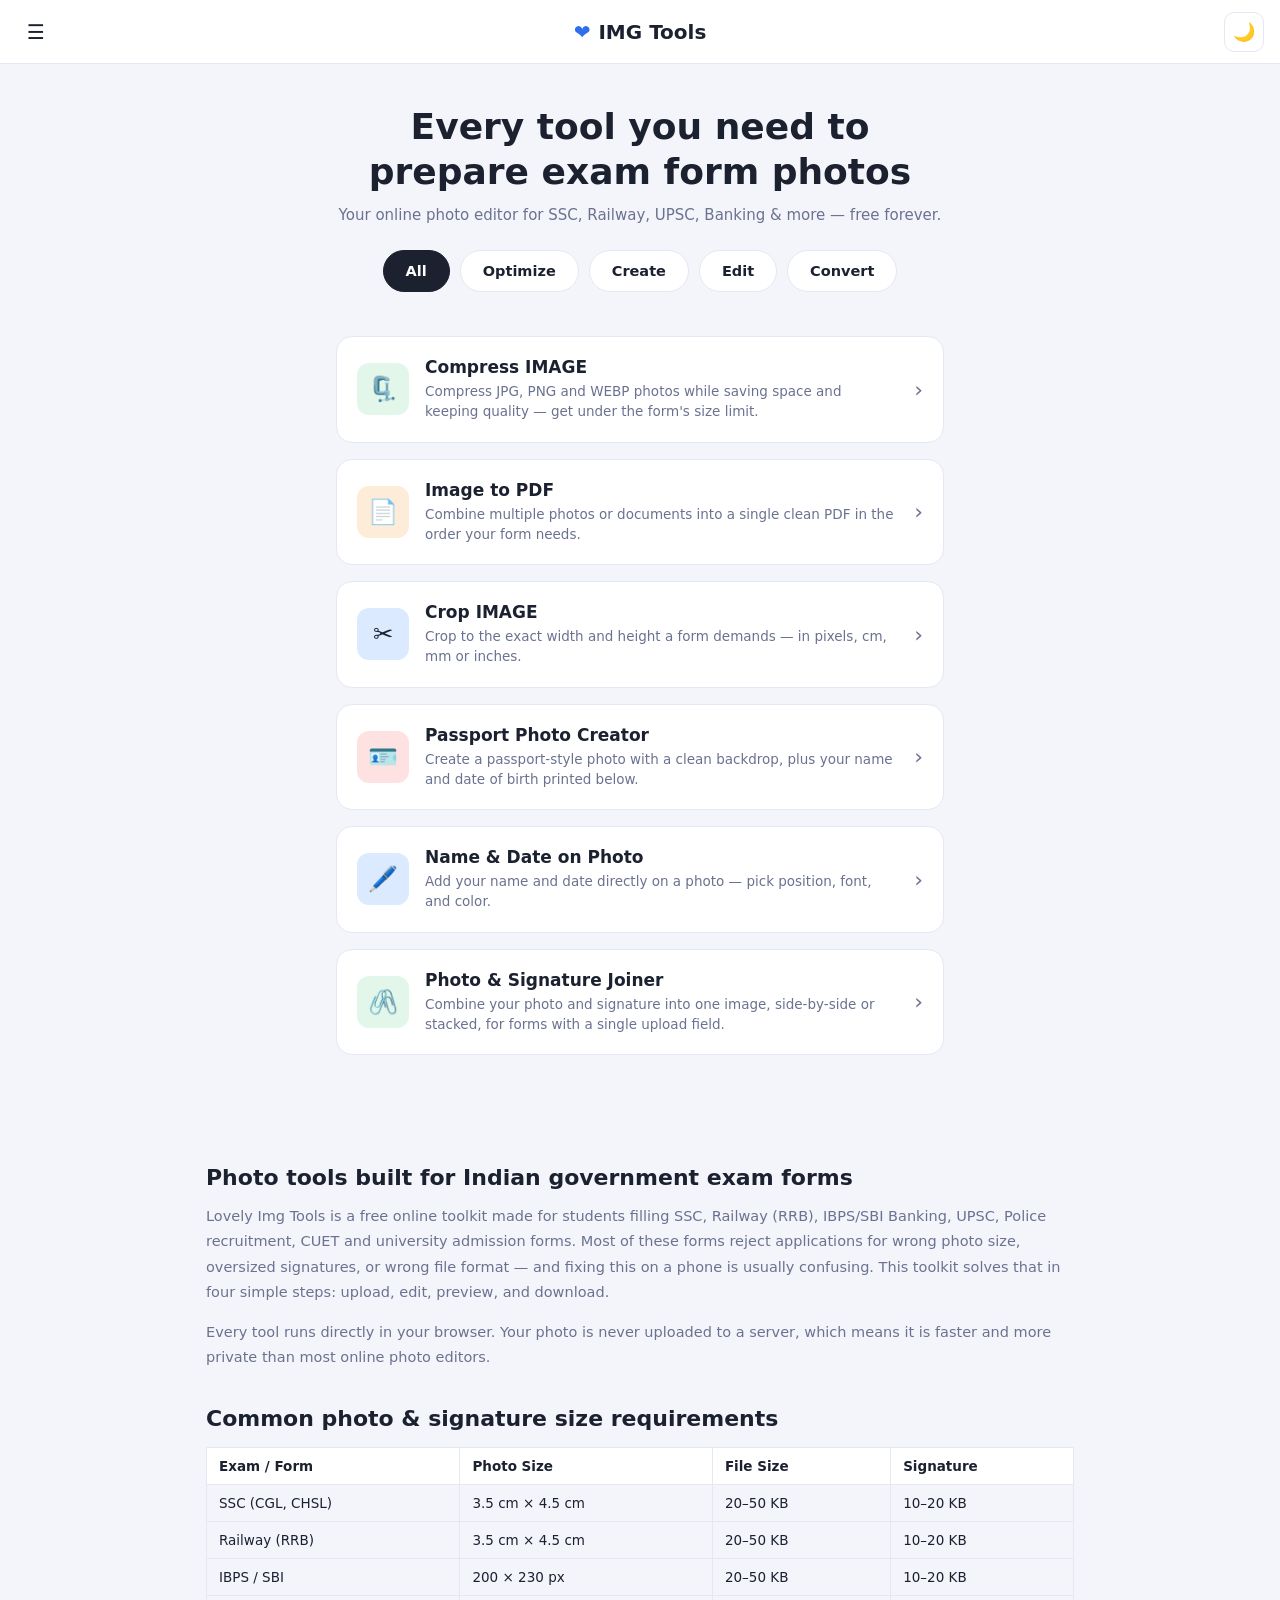
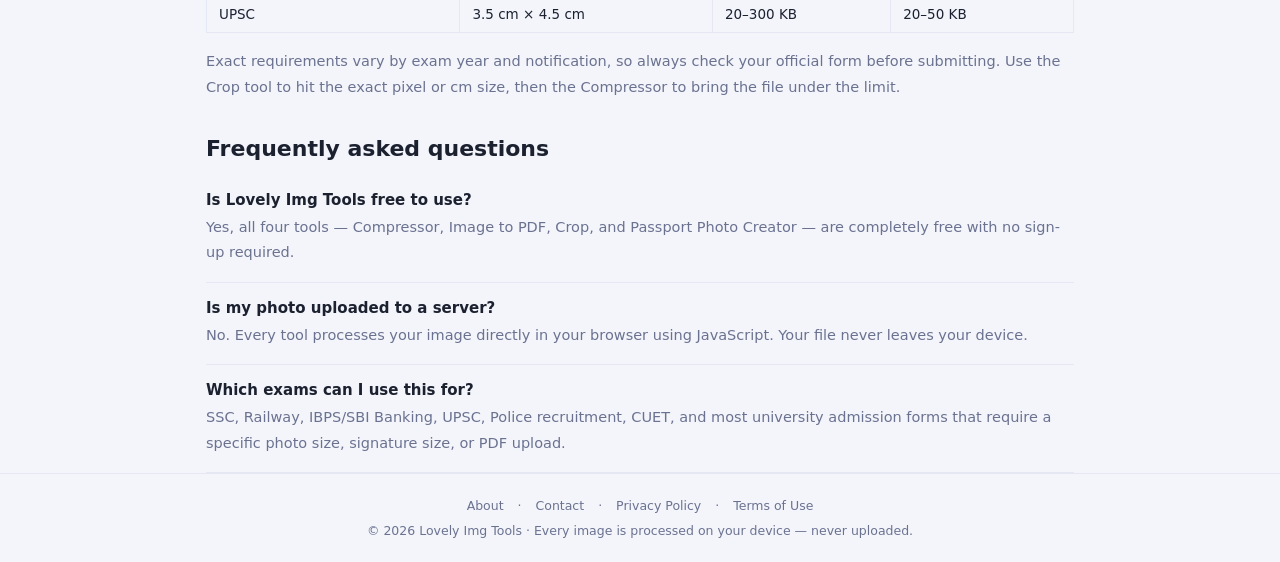
<file: index.html>
<!DOCTYPE html>
<html lang="en">
<head>
<meta charset="UTF-8">
<meta name="viewport" content="width=device-width, initial-scale=1.0">
<title>Lovely Img Tools — Compress, Crop, PDF & Passport Photo for Exam Forms</title>
<meta name="description" content="Free online tools to compress photos, crop to exact size, convert images to PDF, and create passport photos for SSC, Railway, UPSC, Banking & other government exam forms.">
<meta name="keywords" content="image compressor for exam forms, passport photo maker, image to pdf converter, photo crop for ssc form, signature size reducer">
<link rel="canonical" href="https://lovelyimg.in/">
<meta property="og:title" content="Lovely Img Tools — Photo Tools for Government Exam Forms">
<meta property="og:description" content="Compress, crop, convert to PDF, and create passport photos — free, fast, and processed entirely in your browser.">
<meta property="og:type" content="website">
<meta property="og:url" content="https://lovelyimg.in/">
<meta name="twitter:card" content="summary_large_image">
<meta name="robots" content="index, follow">
<script type="application/ld+json">
{
  "@context": "https://schema.org",
  "@type": "WebApplication",
  "name": "Lovely Img Tools",
  "applicationCategory": "MultimediaApplication",
  "operatingSystem": "Any",
  "offers": {"@type": "Offer", "price": "0", "priceCurrency": "USD"},
  "description": "Free tools to compress, crop, convert and create passport photos for government exam forms."
}
</script>
<link rel="stylesheet" href="css/style.css">
</head>
<body data-theme="light">

<header class="topbar">
  <button class="icon-btn" id="menuBtn" aria-label="Menu">☰</button>
  <div class="logo"><span class="heart">❤</span>IMG Tools</div>
  <div class="topbar-right">
    <button class="theme-toggle" id="themeToggle" aria-label="Toggle dark mode">🌙</button>
  </div>
</header>

<nav class="mobile-drawer" id="mobileDrawer">
  <a href="../index.html">Home</a>
  <a href="index.html#tools-list">Tools</a>
  <a href="pages/about.html">About</a>
  <a href="pages/contact.html">Contact</a>
</nav>

<section class="hero">
  <h1>Every tool you need to<br>prepare exam form photos</h1>
  <p>Your online photo editor for SSC, Railway, UPSC, Banking &amp; more — free forever.</p>

  <div class="filter-tabs" id="filterTabs">
    <button class="tab active" data-cat="all">All</button>
    <button class="tab" data-cat="optimize">Optimize</button>
    <button class="tab" data-cat="create">Create</button>
    <button class="tab" data-cat="edit">Edit</button>
    <button class="tab" data-cat="convert">Convert</button>
  </div>
</section>

<main class="tool-list" id="toolList">

  <a href="tools/compress.html" class="tool-row" data-cat="optimize">
    <div class="tool-icon icon-green">🗜️</div>
    <div class="tool-text">
      <h3>Compress IMAGE</h3>
      <p>Compress JPG, PNG and WEBP photos while saving space and keeping quality — get under the form's size limit.</p>
    </div>
    <span class="chevron">›</span>
  </a>

  <a href="tools/pdf.html" class="tool-row" data-cat="convert">
    <div class="tool-icon icon-orange">📄</div>
    <div class="tool-text">
      <h3>Image to PDF</h3>
      <p>Combine multiple photos or documents into a single clean PDF in the order your form needs.</p>
    </div>
    <span class="chevron">›</span>
  </a>

  <a href="tools/crop.html" class="tool-row" data-cat="edit">
    <div class="tool-icon icon-blue">✂️</div>
    <div class="tool-text">
      <h3>Crop IMAGE</h3>
      <p>Crop to the exact width and height a form demands — in pixels, cm, mm or inches.</p>
    </div>
    <span class="chevron">›</span>
  </a>

  <a href="tools/passport.html" class="tool-row" data-cat="create">
    <div class="tool-icon icon-red">🪪</div>
    <div class="tool-text">
      <h3>Passport Photo Creator</h3>
      <p>Create a passport-style photo with a clean backdrop, plus your name and date of birth printed below.</p>
    </div>
    <span class="chevron">›</span>
  </a>
  <a href="tools/name-date.htm" class="tool-row" data-cat="create">
  <div class="tool-icon icon-blue">🖊️</div>
  <div class="tool-text">
    <h3>Name & Date on Photo</h3>
    <p>Add your name and date directly on a photo — pick position, font, and color.</p>
  </div>
  <span class="chevron">›</span>
</a>

<a href="tools/photo-signature.html" class="tool-row" data-cat="edit">
  <div class="tool-icon icon-green">🖇️</div>
  <div class="tool-text">
    <h3>Photo & Signature Joiner</h3>
    <p>Combine your photo and signature into one image, side-by-side or stacked, for forms with a single upload field.</p>
  </div>
  <span class="chevron">›</span>
</a>
  

</main>
<section class="content-section">
  <h2>Photo tools built for Indian government exam forms</h2>
  <p>Lovely Img Tools is a free online toolkit made for students filling SSC, Railway (RRB), IBPS/SBI Banking, UPSC, Police recruitment, CUET and university admission forms. Most of these forms reject applications for wrong photo size, oversized signatures, or wrong file format — and fixing this on a phone is usually confusing. This toolkit solves that in four simple steps: upload, edit, preview, and download.</p>
  <p>Every tool runs directly in your browser. Your photo is never uploaded to a server, which means it is faster and more private than most online photo editors.</p>

  <h2>Common photo & signature size requirements</h2>
  <table class="spec-table">
    <tr><th>Exam / Form</th><th>Photo Size</th><th>File Size</th><th>Signature</th></tr>
    <tr><td>SSC (CGL, CHSL)</td><td>3.5 cm × 4.5 cm</td><td>20–50 KB</td><td>10–20 KB</td></tr>
    <tr><td>Railway (RRB)</td><td>3.5 cm × 4.5 cm</td><td>20–50 KB</td><td>10–20 KB</td></tr>
    <tr><td>IBPS / SBI</td><td>200 × 230 px</td><td>20–50 KB</td><td>10–20 KB</td></tr>
    <tr><td>UPSC</td><td>3.5 cm × 4.5 cm</td><td>20–300 KB</td><td>20–50 KB</td></tr>
  </table>
  <p>Exact requirements vary by exam year and notification, so always check your official form before submitting. Use the Crop tool to hit the exact pixel or cm size, then the Compressor to bring the file under the limit.</p>

  <h2>Frequently asked questions</h2>
  <div class="faq-item">
    <h3>Is Lovely Img Tools free to use?</h3>
    <p>Yes, all four tools — Compressor, Image to PDF, Crop, and Passport Photo Creator — are completely free with no sign-up required.</p>
  </div>
  <div class="faq-item">
    <h3>Is my photo uploaded to a server?</h3>
    <p>No. Every tool processes your image directly in your browser using JavaScript. Your file never leaves your device.</p>
  </div>
  <div class="faq-item">
    <h3>Which exams can I use this for?</h3>
    <p>SSC, Railway, IBPS/SBI Banking, UPSC, Police recruitment, CUET, and most university admission forms that require a specific photo size, signature size, or PDF upload.</p>
  </div>
</section>
<!-- Ad slot: after hero -->
<div class="ad-slot">
  <ins class="adsbygoogle"
       style="display:block"
       data-ad-client="ca-pub-XXXXXXXXXXXXXXXX"
       data-ad-slot="1234567890"
       data-ad-format="auto"
       data-full-width-responsive="true"></ins>
  <script>(adsbygoogle = window.adsbygoogle || []).push({});</script>
</div>

<footer class="footer">
  <p style="margin-bottom:10px;">
    <a href="pages/about.html" style="margin:0 10px;">About</a> ·
    <a href="pages/contact.html" style="margin:0 10px;">Contact</a> ·
    <a href="pages/privacy-policy.html" style="margin:0 10px;">Privacy Policy</a> ·
    <a href="pages/terms.html" style="margin:0 10px;">Terms of Use</a>
  </p>
  <p>© 2026 Lovely Img Tools · Every image is processed on your device — never uploaded.</p>
</footer>

<script src="js/theme.js"></script>
<script>
  const tabs = document.querySelectorAll('#filterTabs .tab');
  const rows = document.querySelectorAll('#toolList .tool-row');
  tabs.forEach(tab=>{
    tab.addEventListener('click', ()=>{
      tabs.forEach(t=>t.classList.remove('active'));
      tab.classList.add('active');
      const cat = tab.dataset.cat;
      rows.forEach(row=>{
        row.style.display = (cat==='all' || row.dataset.cat===cat) ? 'flex' : 'none';
      });
    });
  });
</script>
</body>
</html>
</file>
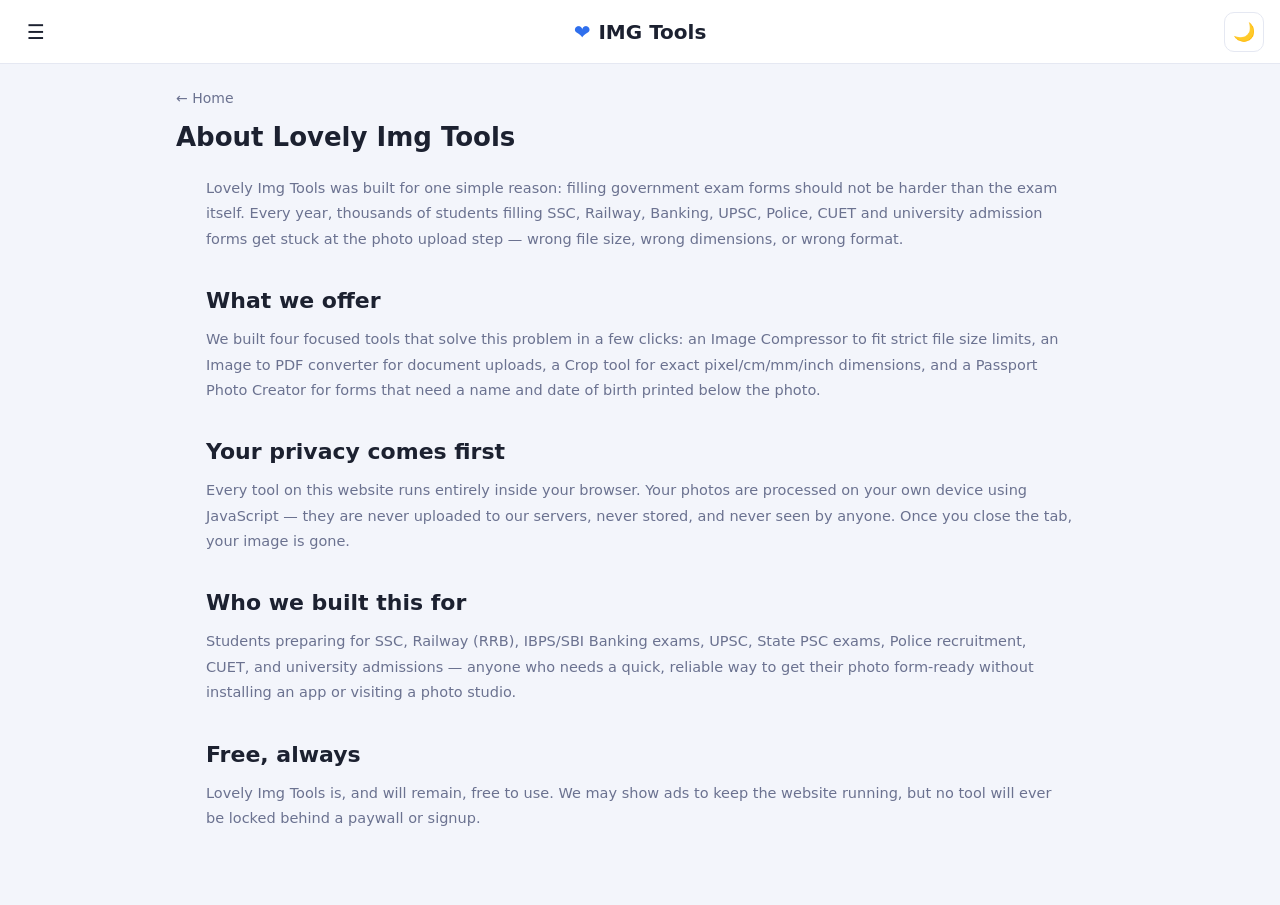
<file: pages/about.html>
<!DOCTYPE html>
<html lang="en">
<head>
<meta charset="UTF-8">
<meta name="viewport" content="width=device-width, initial-scale=1.0">
<title>About Us — Lovely Img Tools</title>
<meta name="description" content="Learn about Lovely Img Tools — a free photo toolkit built for students filling government exam and admission forms.">
<link rel="canonical" href="https://lovelyimg.in/pages/about.html">
<meta name="robots" content="index, follow">
<link rel="stylesheet" href="../css/style.css">
</head>
<body data-theme="light">

<header class="topbar">
 <button class="icon-btn" id="menuBtn" aria-label="Menu">☰</button>
  <div class="logo"><span class="heart">❤</span>IMG Tools</div>
  <button class="theme-toggle" id="themeToggle" aria-label="Toggle dark mode">🌙</button>
</header>

<main class="tool-page">
  <a href="../index.html" class="back-link">← Home</a>
  <h1 class="tool-title">About Lovely Img Tools</h1>

  <section class="content-section" style="margin-top:0;">
    <p>Lovely Img Tools was built for one simple reason: filling government exam forms should not be harder than the exam itself. Every year, thousands of students filling SSC, Railway, Banking, UPSC, Police, CUET and university admission forms get stuck at the photo upload step — wrong file size, wrong dimensions, or wrong format.</p>

    <h2>What we offer</h2>
    <p>We built four focused tools that solve this problem in a few clicks: an Image Compressor to fit strict file size limits, an Image to PDF converter for document uploads, a Crop tool for exact pixel/cm/mm/inch dimensions, and a Passport Photo Creator for forms that need a name and date of birth printed below the photo.</p>

    <h2>Your privacy comes first</h2>
    <p>Every tool on this website runs entirely inside your browser. Your photos are processed on your own device using JavaScript — they are never uploaded to our servers, never stored, and never seen by anyone. Once you close the tab, your image is gone.</p>

    <h2>Who we built this for</h2>
    <p>Students preparing for SSC, Railway (RRB), IBPS/SBI Banking exams, UPSC, State PSC exams, Police recruitment, CUET, and university admissions — anyone who needs a quick, reliable way to get their photo form-ready without installing an app or visiting a photo studio.</p>

    <h2>Free, always</h2>
    <p>Lovely Img Tools is, and will remain, free to use. We may show ads to keep the website running, but no tool will ever be locked behind a paywall or signup.</p>
  </section>
</main>

<script src="../js/theme.js"></script>
</body>
</html>
</file>
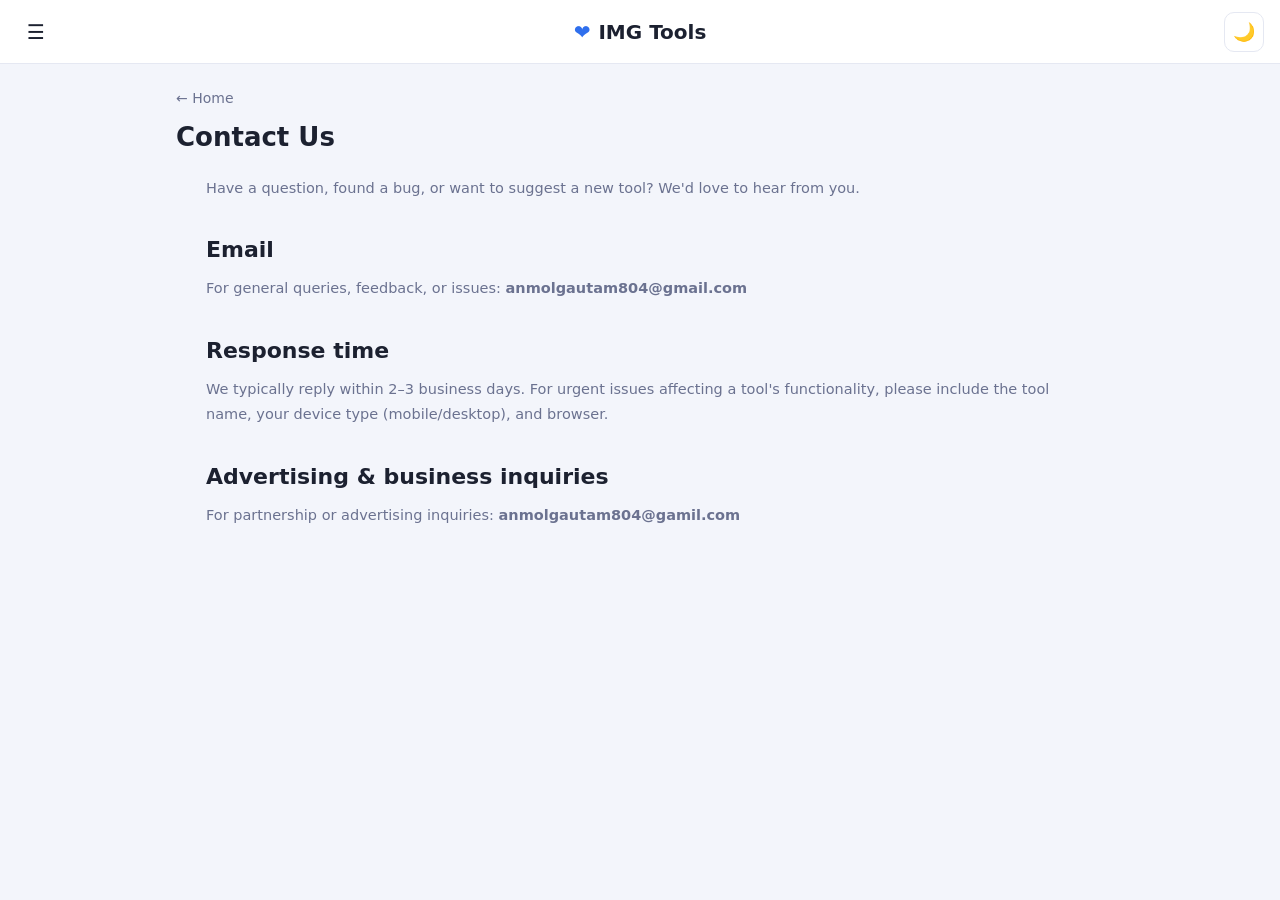
<file: pages/contact.html>
<!DOCTYPE html>
<html lang="en">
<head>
<meta charset="UTF-8">
<meta name="viewport" content="width=device-width, initial-scale=1.0">
<title>Contact Us — Lovely Img Tools</title>
<meta name="description" content="Get in touch with the Lovely Img Tools team for feedback, questions, or issues with any tool.">
<link rel="canonical" href="https://lovelyimg.in/pages/contact.html">
<meta name="robots" content="index, follow">
<link rel="stylesheet" href="../css/style.css">
</head>
<body data-theme="light">

<header class="topbar">
  <button class="icon-btn" id="menuBtn" aria-label="Menu">☰</button>
  <div class="logo"><span class="heart">❤</span>IMG Tools</div>
  <button class="theme-toggle" id="themeToggle" aria-label="Toggle dark mode">🌙</button>
</header>

<main class="tool-page">
  <a href="../index.html" class="back-link">← Home</a>
  <h1 class="tool-title">Contact Us</h1>

  <section class="content-section" style="margin-top:0;">
    <p>Have a question, found a bug, or want to suggest a new tool? We'd love to hear from you.</p>

    <h2>Email</h2>
    <p>For general queries, feedback, or issues: <strong>anmolgautam804@gmail.com</strong></p>

    <h2>Response time</h2>
    <p>We typically reply within 2–3 business days. For urgent issues affecting a tool's functionality, please include the tool name, your device type (mobile/desktop), and browser.</p>

    <h2>Advertising & business inquiries</h2>
    <p>For partnership or advertising inquiries: <strong>anmolgautam804@gamil.com</strong></p>
  </section>
</main>

<script src="../js/theme.js"></script>
</body>
</html>
</file>
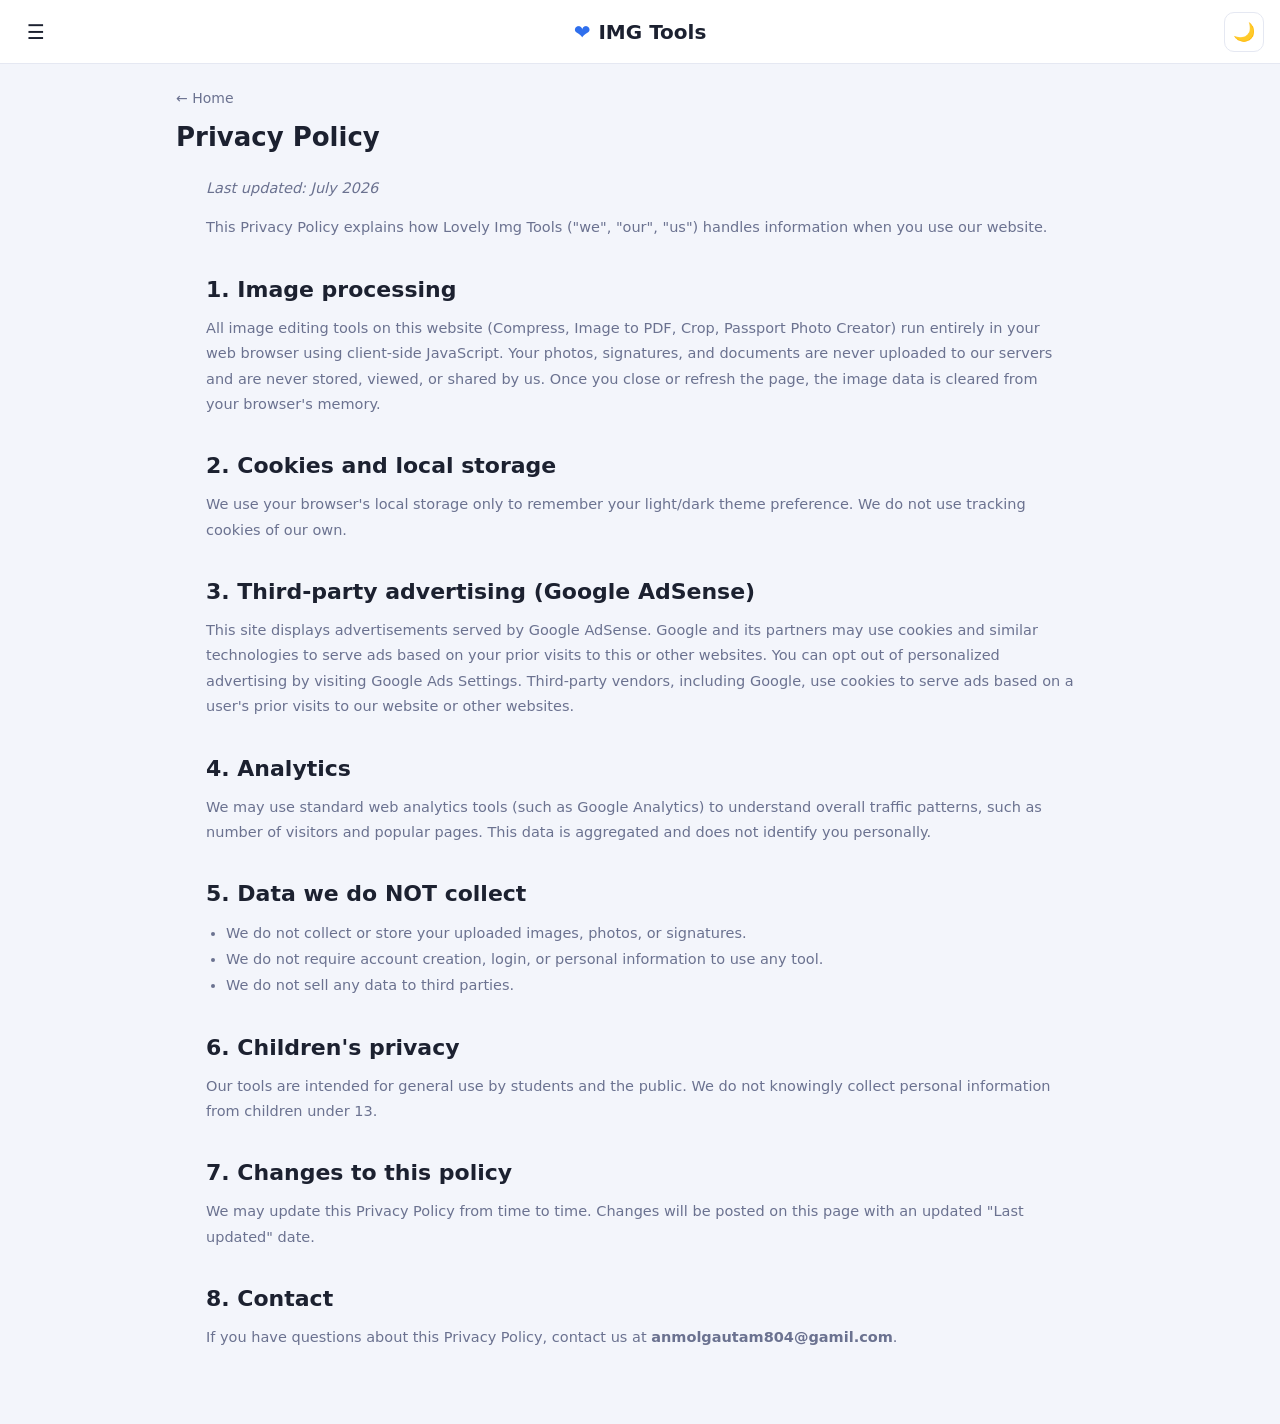
<file: pages/privacy-policy.html>
<!DOCTYPE html>
<html lang="en">
<head>
<meta charset="UTF-8">
<meta name="viewport" content="width=device-width, initial-scale=1.0">
<title>Privacy Policy — Lovely Img Tools</title>
<meta name="description" content="Read the Privacy Policy for Lovely Img Tools — how we handle your data, cookies, and third-party advertising.">
<link rel="canonical" href="https://lovelyimg.in/pages/privacy-policy.html">
<meta name="robots" content="index, follow">
<link rel="stylesheet" href="../css/style.css">
</head>
<body data-theme="light">

<header class="topbar">
  <button class="icon-btn" id="menuBtn" aria-label="Menu">☰</button>
  <div class="logo"><span class="heart">❤</span>IMG Tools</div>
  <button class="theme-toggle" id="themeToggle" aria-label="Toggle dark mode">🌙</button>
</header>

<main class="tool-page">
  <a href="../index.html" class="back-link">← Home</a>
  <h1 class="tool-title">Privacy Policy</h1>

  <section class="content-section" style="margin-top:0;">
    <p><em>Last updated: July 2026</em></p>
    <p>This Privacy Policy explains how Lovely Img Tools ("we", "our", "us") handles information when you use our website.</p>

    <h2>1. Image processing</h2>
    <p>All image editing tools on this website (Compress, Image to PDF, Crop, Passport Photo Creator) run entirely in your web browser using client-side JavaScript. Your photos, signatures, and documents are never uploaded to our servers and are never stored, viewed, or shared by us. Once you close or refresh the page, the image data is cleared from your browser's memory.</p>

    <h2>2. Cookies and local storage</h2>
    <p>We use your browser's local storage only to remember your light/dark theme preference. We do not use tracking cookies of our own.</p>

    <h2>3. Third-party advertising (Google AdSense)</h2>
    <p>This site displays advertisements served by Google AdSense. Google and its partners may use cookies and similar technologies to serve ads based on your prior visits to this or other websites. You can opt out of personalized advertising by visiting <a href="https://adssettings.google.com" target="_blank" rel="noopener">Google Ads Settings</a>. Third-party vendors, including Google, use cookies to serve ads based on a user's prior visits to our website or other websites.</p>

    <h2>4. Analytics</h2>
    <p>We may use standard web analytics tools (such as Google Analytics) to understand overall traffic patterns, such as number of visitors and popular pages. This data is aggregated and does not identify you personally.</p>

    <h2>5. Data we do NOT collect</h2>
    <ul>
      <li>We do not collect or store your uploaded images, photos, or signatures.</li>
      <li>We do not require account creation, login, or personal information to use any tool.</li>
      <li>We do not sell any data to third parties.</li>
    </ul>

    <h2>6. Children's privacy</h2>
    <p>Our tools are intended for general use by students and the public. We do not knowingly collect personal information from children under 13.</p>

    <h2>7. Changes to this policy</h2>
    <p>We may update this Privacy Policy from time to time. Changes will be posted on this page with an updated "Last updated" date.</p>

    <h2>8. Contact</h2>
    <p>If you have questions about this Privacy Policy, contact us at <strong>anmolgautam804@gamil.com</strong>.</p>
  </section>
</main>

<script src="../js/theme.js"></script>
</body>
</html>
</file>
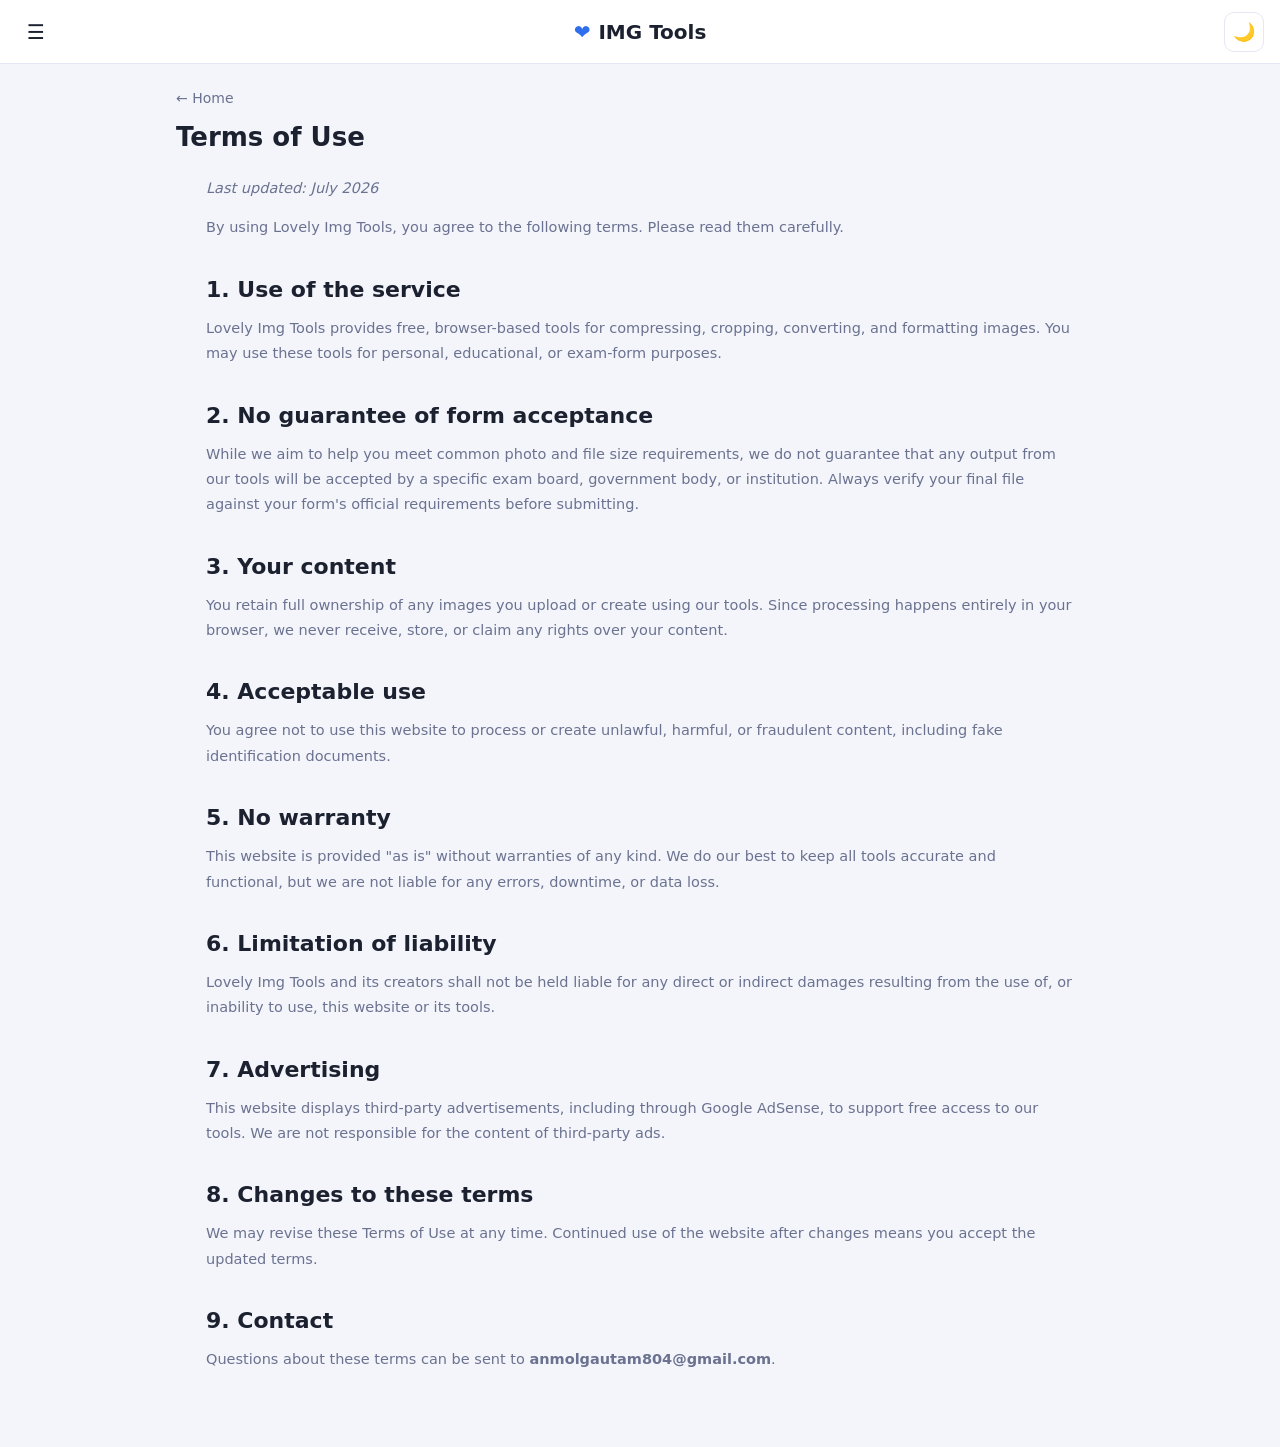
<file: pages/terms.html>
<!DOCTYPE html>
<html lang="en">
<head>
<meta charset="UTF-8">
<meta name="viewport" content="width=device-width, initial-scale=1.0">
<title>Terms of Use — Lovely Img Tools</title>
<meta name="description" content="Terms of Use for Lovely Img Tools — rules and conditions for using our free photo editing tools.">
<link rel="canonical" href="https://lovelyimg.in/pages/terms.html">
<meta name="robots" content="index, follow">
<link rel="stylesheet" href="../css/style.css">
</head>
<body data-theme="light">

<header class="topbar">
  <button class="icon-btn" id="menuBtn" aria-label="Menu">☰</button>
  <div class="logo"><span class="heart">❤</span>IMG Tools</div>
  <button class="theme-toggle" id="themeToggle" aria-label="Toggle dark mode">🌙</button>
</header>

<main class="tool-page">
  <a href="../index.html" class="back-link">← Home</a>
  <h1 class="tool-title">Terms of Use</h1>

  <section class="content-section" style="margin-top:0;">
    <p><em>Last updated: July 2026</em></p>
    <p>By using Lovely Img Tools, you agree to the following terms. Please read them carefully.</p>

    <h2>1. Use of the service</h2>
    <p>Lovely Img Tools provides free, browser-based tools for compressing, cropping, converting, and formatting images. You may use these tools for personal, educational, or exam-form purposes.</p>

    <h2>2. No guarantee of form acceptance</h2>
    <p>While we aim to help you meet common photo and file size requirements, we do not guarantee that any output from our tools will be accepted by a specific exam board, government body, or institution. Always verify your final file against your form's official requirements before submitting.</p>

    <h2>3. Your content</h2>
    <p>You retain full ownership of any images you upload or create using our tools. Since processing happens entirely in your browser, we never receive, store, or claim any rights over your content.</p>

    <h2>4. Acceptable use</h2>
    <p>You agree not to use this website to process or create unlawful, harmful, or fraudulent content, including fake identification documents.</p>

    <h2>5. No warranty</h2>
    <p>This website is provided "as is" without warranties of any kind. We do our best to keep all tools accurate and functional, but we are not liable for any errors, downtime, or data loss.</p>

    <h2>6. Limitation of liability</h2>
    <p>Lovely Img Tools and its creators shall not be held liable for any direct or indirect damages resulting from the use of, or inability to use, this website or its tools.</p>

    <h2>7. Advertising</h2>
    <p>This website displays third-party advertisements, including through Google AdSense, to support free access to our tools. We are not responsible for the content of third-party ads.</p>

    <h2>8. Changes to these terms</h2>
    <p>We may revise these Terms of Use at any time. Continued use of the website after changes means you accept the updated terms.</p>

    <h2>9. Contact</h2>
    <p>Questions about these terms can be sent to <strong>anmolgautam804@gmail.com</strong>.</p>
  </section>
</main>

<script src="../js/theme.js"></script>
</body>
</html>
</file>
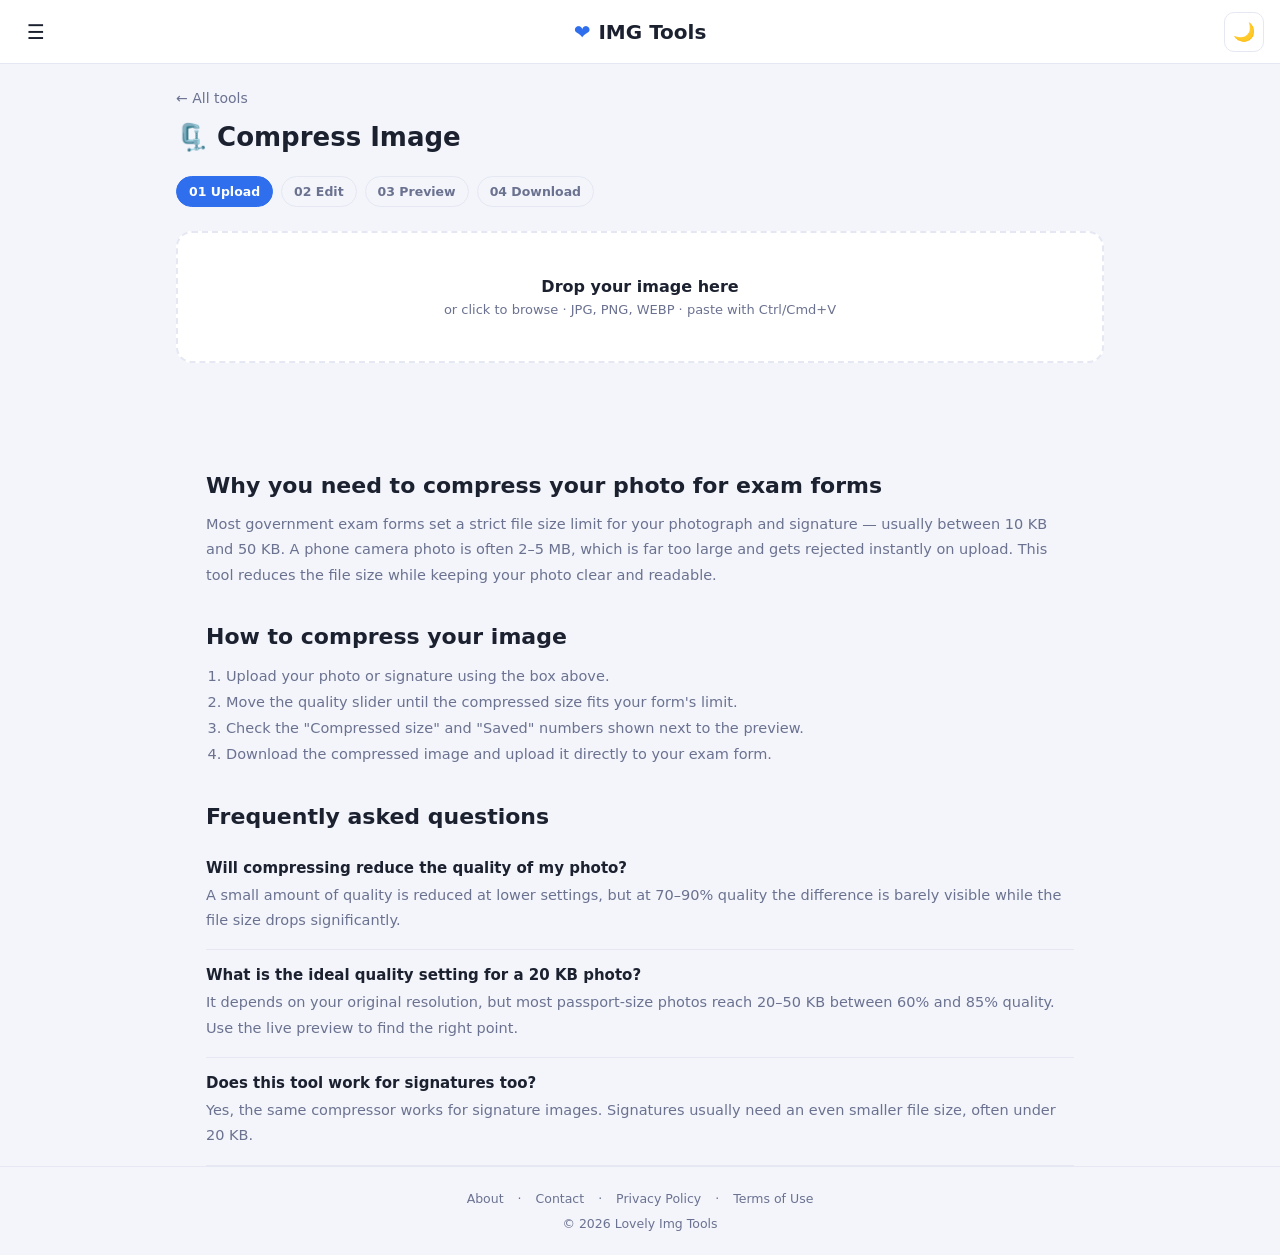
<file: tools/compress.html>
<!DOCTYPE html>
<html lang="en">
<head>
<meta charset="UTF-8">
<meta name="viewport" content="width=device-width, initial-scale=1.0">
<title>Compress Image Online Free — Reduce Photo Size for Exam Forms</title>
<meta name="description" content="Reduce your photo or signature file size for SSC, Railway, UPSC, Banking and other exam forms without losing quality. Free, fast, works in your browser.">
<meta name="keywords" content="compress image online, reduce photo size for exam form, signature size reducer, jpg compressor free">
<link rel="canonical" href="https://lovelyimg.in/tools/compress.html">
<meta name="robots" content="index, follow">
<meta property="og:title" content="Compress Image Online Free — Lovely Img Tools">
<meta property="og:description" content="Reduce photo and signature file size for government exam forms in seconds.">
<meta property="og:type" content="website">
<meta property="og:url" content="https://lovelyimg.in/tools/compress.html">
<link rel="stylesheet" href="../css/style.css">
</head>
<body data-theme="light">

<header class="topbar">
  <button class="icon-btn" id="menuBtn" aria-label="Menu">☰</button>
  <div class="logo"><span class="heart">❤</span>IMG Tools</div>
  <button class="theme-toggle" id="themeToggle" aria-label="Toggle dark mode">🌙</button>
</header>
<nav class="mobile-drawer" id="mobileDrawer">
  <a href="../index.html">Home</a>
  <a href="../index.html#tools">Tools</a>
  <a href="../index.html#about">About</a>
  <a href="../index.html#contact">Contact</a>
</nav>


<main class="tool-page">
  <a href="../index.html" class="back-link">← All tools</a>
  <h1 class="tool-title">🗜️ Compress Image</h1>

  <div class="stepper">
    <span class="step-pill active">01 Upload</span>
    <span class="step-pill">02 Edit</span>
    <span class="step-pill">03 Preview</span>
    <span class="step-pill">04 Download</span>
  </div>

  <div class="dropzone" id="cmpDrop">
    <h4>Drop your image here</h4>
    <p>or click to browse · JPG, PNG, WEBP · paste with Ctrl/Cmd+V</p>
    <input type="file" id="cmpInput" accept="image/jpeg,image/png,image/webp">
  </div>

  <div id="cmpWorkArea"></div>
</main>
<section class="content-section">
  <h2>Why you need to compress your photo for exam forms</h2>
  <p>Most government exam forms set a strict file size limit for your photograph and signature — usually between 10 KB and 50 KB. A phone camera photo is often 2–5 MB, which is far too large and gets rejected instantly on upload. This tool reduces the file size while keeping your photo clear and readable.</p>

  <h2>How to compress your image</h2>
  <ol>
    <li>Upload your photo or signature using the box above.</li>
    <li>Move the quality slider until the compressed size fits your form's limit.</li>
    <li>Check the "Compressed size" and "Saved" numbers shown next to the preview.</li>
    <li>Download the compressed image and upload it directly to your exam form.</li>
  </ol>

  <h2>Frequently asked questions</h2>
  <div class="faq-item">
    <h3>Will compressing reduce the quality of my photo?</h3>
    <p>A small amount of quality is reduced at lower settings, but at 70–90% quality the difference is barely visible while the file size drops significantly.</p>
  </div>
  <div class="faq-item">
    <h3>What is the ideal quality setting for a 20 KB photo?</h3>
    <p>It depends on your original resolution, but most passport-size photos reach 20–50 KB between 60% and 85% quality. Use the live preview to find the right point.</p>
  </div>
  <div class="faq-item">
    <h3>Does this tool work for signatures too?</h3>
    <p>Yes, the same compressor works for signature images. Signatures usually need an even smaller file size, often under 20 KB.</p>
  </div>
</section>
<footer class="footer">
  <p style="margin-bottom:10px;">
    <a href="../pages/about.html" style="margin:0 10px;">About</a> ·
    <a href="../pages/contact.html" style="margin:0 10px;">Contact</a> ·
    <a href="../pages/privacy-policy.html" style="margin:0 10px;">Privacy Policy</a> ·
    <a href="../pages/terms.html" style="margin:0 10px;">Terms of Use</a>
  </p>
  <p>© 2026 Lovely Img Tools</p>
</footer>

<script src="../js/theme.js"></script>
<script src="../js/utils.js"></script>
<script src="compress.js"></script>
</body>
</html>
</file>
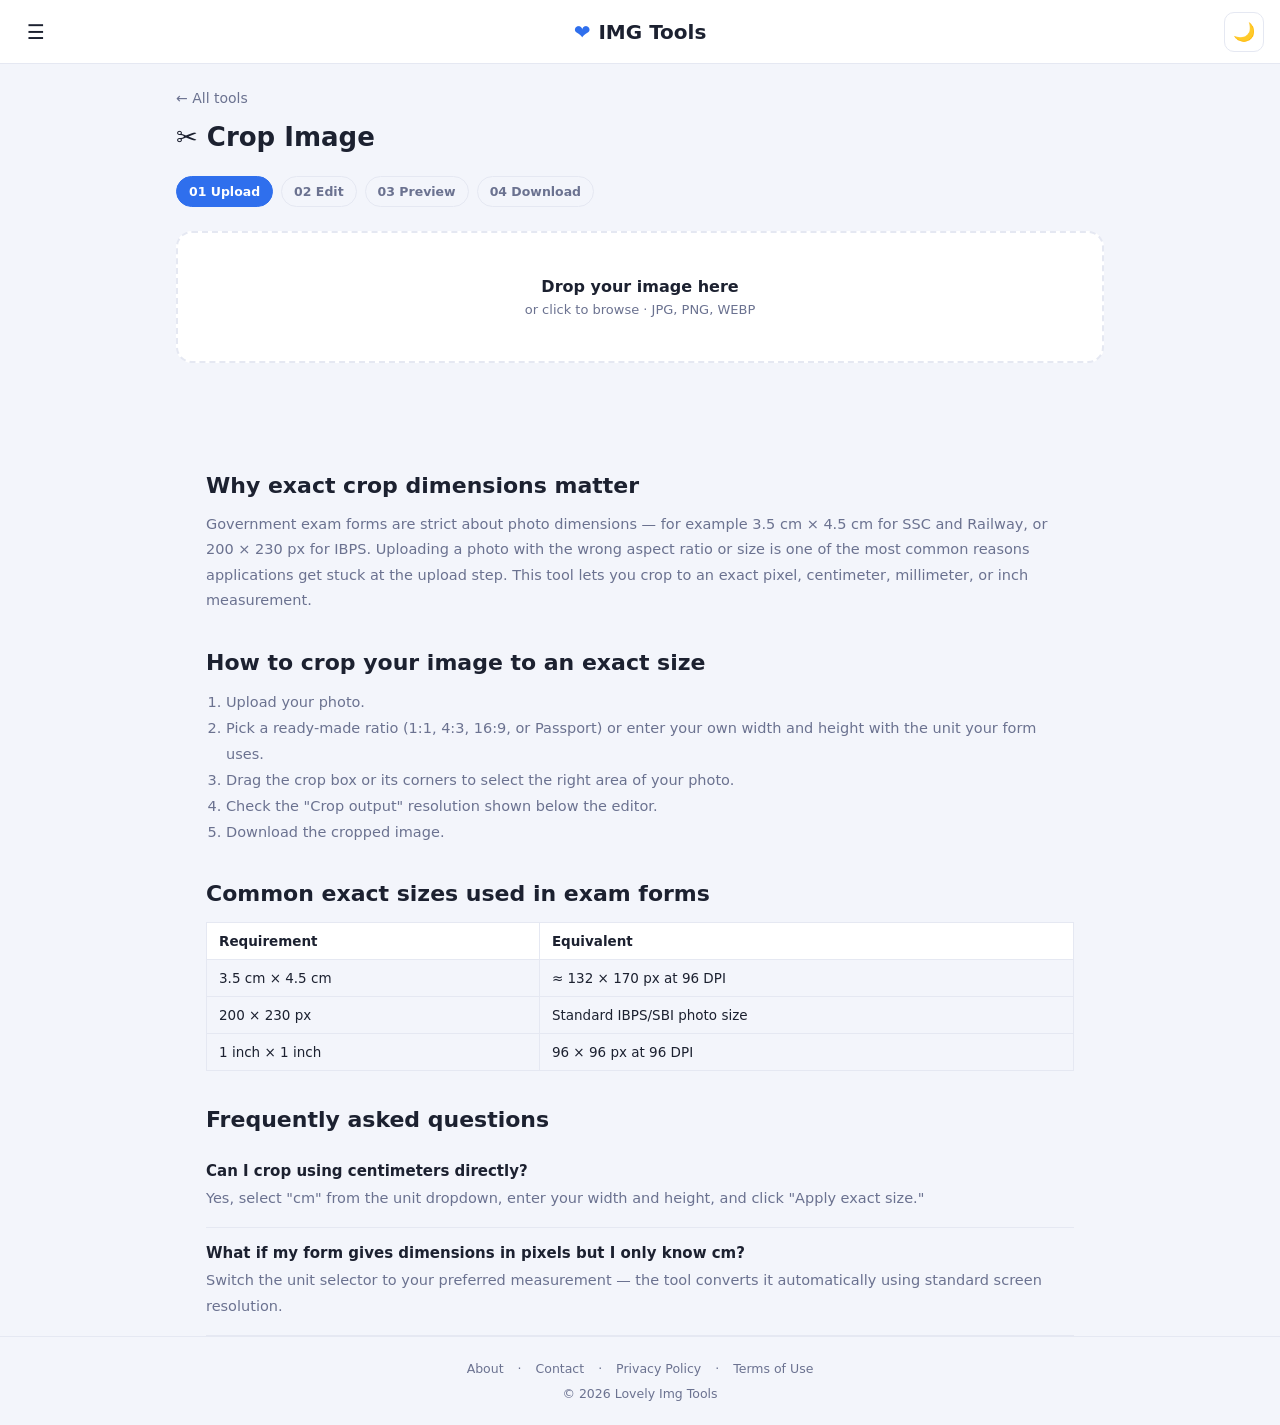
<file: tools/crop.html>
<!DOCTYPE html>
<html lang="en">
<head>
<meta charset="UTF-8">
<meta name="viewport" content="width=device-width, initial-scale=1.0">
<title>Crop Image to Exact Size Online — Pixels, cm, mm, Inch</title>
<meta name="description" content="Crop your photo to the exact width and height your exam form requires, in pixels, centimeters, millimeters or inches. Free and easy to use.">
<meta name="keywords" content="crop image online free, resize photo exact size, crop photo for exam form, image crop pixels cm mm">
<link rel="canonical" href="https://lovelyimg.in/tools/crop.html">
<meta name="robots" content="index, follow">
<meta property="og:title" content="Crop Image to Exact Size — Lovely Img Tools">
<meta property="og:description" content="Crop photos to the exact dimensions your form needs.">
<meta property="og:type" content="website">
<meta property="og:url" content="https://lovelyimg.in/tools/crop.html">
<link rel="stylesheet" href="../css/style.css">
</head>
<body data-theme="light">

<header class="topbar">
  <button class="icon-btn" id="menuBtn" aria-label="Menu">☰</button>
  <div class="logo"><span class="heart">❤</span>IMG Tools</div>
  <button class="theme-toggle" id="themeToggle" aria-label="Toggle dark mode">🌙</button>
</header>
<nav class="mobile-drawer" id="mobileDrawer">
  <a href="../index.html">Home</a>
  <a href="../index.html#tools">Tools</a>
  <a href="../index.html#about">About</a>
  <a href="../index.html#contact">Contact</a>
</nav>


<main class="tool-page">
  <a href="../index.html" class="back-link">← All tools</a>
  <h1 class="tool-title">✂️ Crop Image</h1>

  <div class="stepper">
    <span class="step-pill active">01 Upload</span>
    <span class="step-pill">02 Edit</span>
    <span class="step-pill">03 Preview</span>
    <span class="step-pill">04 Download</span>
  </div>

  <div class="dropzone" id="cropDrop">
    <h4>Drop your image here</h4>
    <p>or click to browse · JPG, PNG, WEBP</p>
    <input type="file" id="cropInput" accept="image/jpeg,image/png,image/webp">
  </div>

  <div id="cropWorkArea"></div>
</main>
<section class="content-section">
  <h2>Why exact crop dimensions matter</h2>
  <p>Government exam forms are strict about photo dimensions — for example 3.5 cm × 4.5 cm for SSC and Railway, or 200 × 230 px for IBPS. Uploading a photo with the wrong aspect ratio or size is one of the most common reasons applications get stuck at the upload step. This tool lets you crop to an exact pixel, centimeter, millimeter, or inch measurement.</p>

  <h2>How to crop your image to an exact size</h2>
  <ol>
    <li>Upload your photo.</li>
    <li>Pick a ready-made ratio (1:1, 4:3, 16:9, or Passport) or enter your own width and height with the unit your form uses.</li>
    <li>Drag the crop box or its corners to select the right area of your photo.</li>
    <li>Check the "Crop output" resolution shown below the editor.</li>
    <li>Download the cropped image.</li>
  </ol>

  <h2>Common exact sizes used in exam forms</h2>
  <table class="spec-table">
    <tr><th>Requirement</th><th>Equivalent</th></tr>
    <tr><td>3.5 cm × 4.5 cm</td><td>≈ 132 × 170 px at 96 DPI</td></tr>
    <tr><td>200 × 230 px</td><td>Standard IBPS/SBI photo size</td></tr>
    <tr><td>1 inch × 1 inch</td><td>96 × 96 px at 96 DPI</td></tr>
  </table>

  <h2>Frequently asked questions</h2>
  <div class="faq-item">
    <h3>Can I crop using centimeters directly?</h3>
    <p>Yes, select "cm" from the unit dropdown, enter your width and height, and click "Apply exact size."</p>
  </div>
  <div class="faq-item">
    <h3>What if my form gives dimensions in pixels but I only know cm?</h3>
    <p>Switch the unit selector to your preferred measurement — the tool converts it automatically using standard screen resolution.</p>
  </div>
</section>
<footer class="footer">
  <p style="margin-bottom:10px;">
    <a href="../pages/about.html" style="margin:0 10px;">About</a> ·
    <a href="../pages/contact.html" style="margin:0 10px;">Contact</a> ·
    <a href="../pages/privacy-policy.html" style="margin:0 10px;">Privacy Policy</a> ·
    <a href="../pages/terms.html" style="margin:0 10px;">Terms of Use</a>
  </p>
  <p>© 2026 Lovely Img Tools</p>
</footer>

<script src="../js/theme.js"></script>
<script src="../js/utils.js"></script>
<script src="crop.js"></script>
</body>
</html>
</file>
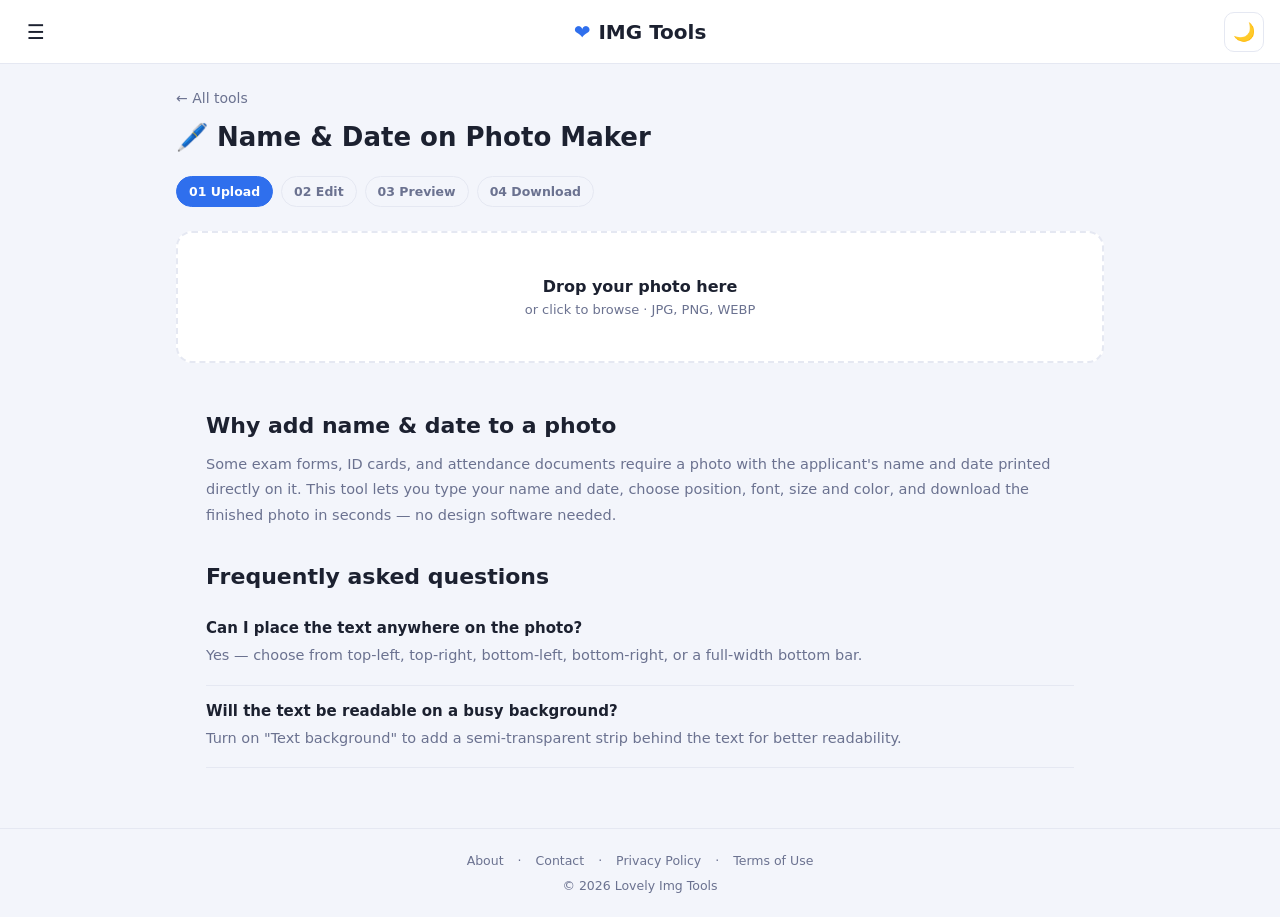
<file: tools/name-date.htm>
<!DOCTYPE html>
<html lang="en">
<head>
<meta charset="UTF-8">
<meta name="viewport" content="width=device-width, initial-scale=1.0">
<title>Add Name & Date to Photo Online Free — Lovely Img Tools</title>
<meta name="description" content="Add your name and date directly on a photo — free online tool, works entirely in your browser.">
<link rel="canonical" href="https://lovelyimg.in/tools/name-date.html">
<meta name="robots" content="index, follow">
<link rel="stylesheet" href="../css/style.css">
</head>
<body data-theme="light">

<header class="topbar">
  <button class="icon-btn" id="menuBtn" aria-label="Menu">☰</button>
  <div class="logo"><span class="heart">❤</span>IMG Tools</div>
  <button class="theme-toggle" id="themeToggle" aria-label="Toggle dark mode">🌙</button>
</header>
<nav class="mobile-drawer" id="mobileDrawer">
  <a href="../index.html">Home</a>
  <a href="../index.html#tools">Tools</a>
  <a href="../pages/about.html">About</a>
  <a href="../pages/contact.html">Contact</a>
</nav>

<main class="tool-page">
  <a href="../index.html" class="back-link">← All tools</a>
  <h1 class="tool-title">🖊️ Name & Date on Photo Maker</h1>

  <div class="stepper">
    <span class="step-pill active">01 Upload</span>
    <span class="step-pill">02 Edit</span>
    <span class="step-pill">03 Preview</span>
    <span class="step-pill">04 Download</span>
  </div>

  <div class="dropzone" id="ndDrop">
    <h4>Drop your photo here</h4>
    <p>or click to browse · JPG, PNG, WEBP</p>
    <input type="file" id="ndInput" accept="image/jpeg,image/png,image/webp">
  </div>

  <div id="ndWorkArea"></div>

  <section class="content-section">
    <h2>Why add name & date to a photo</h2>
    <p>Some exam forms, ID cards, and attendance documents require a photo with the applicant's name and date printed directly on it. This tool lets you type your name and date, choose position, font, size and color, and download the finished photo in seconds — no design software needed.</p>
    <h2>Frequently asked questions</h2>
    <div class="faq-item"><h3>Can I place the text anywhere on the photo?</h3><p>Yes — choose from top-left, top-right, bottom-left, bottom-right, or a full-width bottom bar.</p></div>
    <div class="faq-item"><h3>Will the text be readable on a busy background?</h3><p>Turn on "Text background" to add a semi-transparent strip behind the text for better readability.</p></div>
  </section>
</main>

<footer class="footer">
  <p style="margin-bottom:10px;">
    <a href="../pages/about.html" style="margin:0 10px;">About</a> ·
    <a href="../pages/contact.html" style="margin:0 10px;">Contact</a> ·
    <a href="../pages/privacy-policy.html" style="margin:0 10px;">Privacy Policy</a> ·
    <a href="../pages/terms.html" style="margin:0 10px;">Terms of Use</a>
  </p>
  <p>© 2026 Lovely Img Tools</p>
</footer>

<script src="../js/theme.js"></script>
<script src="../js/utils.js"></script>
<script src="name-date.js"></script>
</body>
</html>
</file>
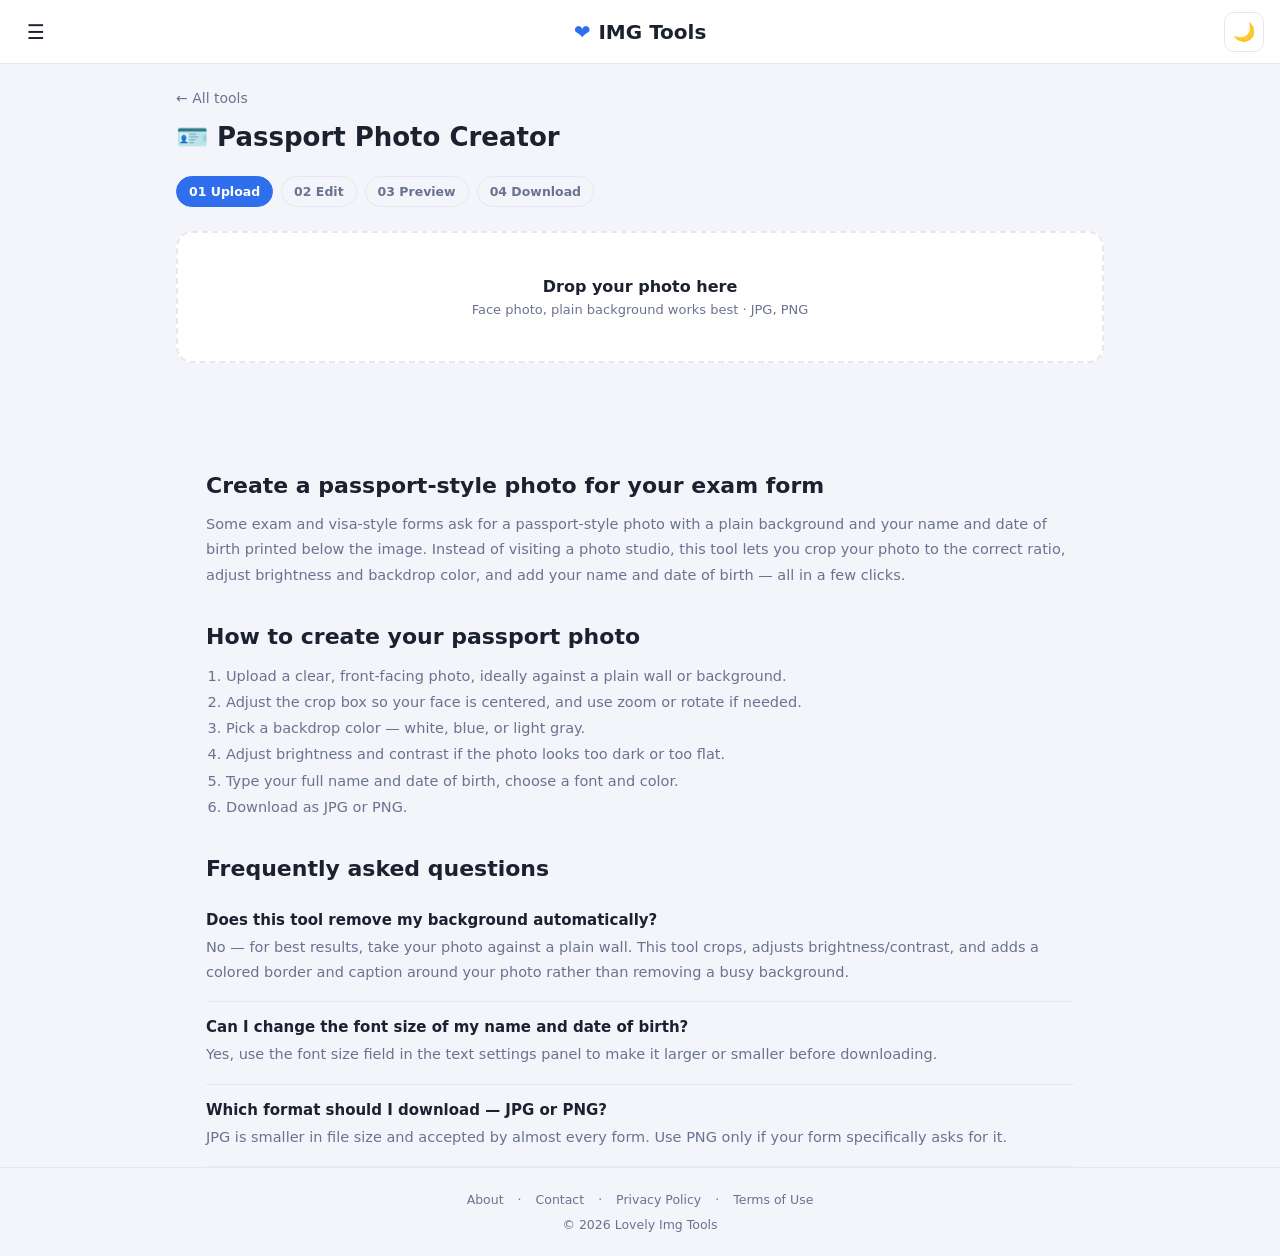
<file: tools/passport.html>
<!DOCTYPE html>
<html lang="en">
<head>
<meta charset="UTF-8">
<meta name="viewport" content="width=device-width, initial-scale=1.0">
<title>Passport Photo Maker Online Free — With Name & Date of Birth</title>
<meta name="description" content="Create a passport-style photo with a clean background and your name and date of birth printed below, ready for SSC, Railway, UPSC and other exam forms.">
<meta name="keywords" content="passport photo maker online free, passport size photo for exam, photo with name and dob, id photo creator">
<link rel="canonical" href="https://lovelyimg.in/tools/passport.html">
<meta name="robots" content="index, follow">
<meta property="og:title" content="Passport Photo Maker Free — Lovely Img Tools">
<meta property="og:description" content="Create a passport-style photo with your name and date of birth in seconds.">
<meta property="og:type" content="website">
<meta property="og:url" content="https://lovelyimg.in/tools/passport.html">
<link rel="stylesheet" href="../css/style.css">
</head>
<body data-theme="light">

<header class="topbar">
  <button class="icon-btn" id="menuBtn" aria-label="Menu">☰</button>
  <div class="logo"><span class="heart">❤</span>IMG Tools</div>
  <button class="theme-toggle" id="themeToggle" aria-label="Toggle dark mode">🌙</button>
</header>
<nav class="mobile-drawer" id="mobileDrawer">
  <a href="../index.html">Home</a>
  <a href="../index.html#tools">Tools</a>
  <a href="../index.html#about">About</a>
  <a href="../index.html#contact">Contact</a>
</nav>

<main class="tool-page">
  <a href="../index.html" class="back-link">← All tools</a>
  <h1 class="tool-title">🪪 Passport Photo Creator</h1>

  <div class="stepper">
    <span class="step-pill active">01 Upload</span>
    <span class="step-pill">02 Edit</span>
    <span class="step-pill">03 Preview</span>
    <span class="step-pill">04 Download</span>
  </div>

  <div class="dropzone" id="ppDrop">
    <h4>Drop your photo here</h4>
    <p>Face photo, plain background works best · JPG, PNG</p>
    <input type="file" id="ppInput" accept="image/jpeg,image/png,image/webp">
  </div>

  <div id="ppWorkArea"></div>
</main>
<section class="content-section">
  <h2>Create a passport-style photo for your exam form</h2>
  <p>Some exam and visa-style forms ask for a passport-style photo with a plain background and your name and date of birth printed below the image. Instead of visiting a photo studio, this tool lets you crop your photo to the correct ratio, adjust brightness and backdrop color, and add your name and date of birth — all in a few clicks.</p>

  <h2>How to create your passport photo</h2>
  <ol>
    <li>Upload a clear, front-facing photo, ideally against a plain wall or background.</li>
    <li>Adjust the crop box so your face is centered, and use zoom or rotate if needed.</li>
    <li>Pick a backdrop color — white, blue, or light gray.</li>
    <li>Adjust brightness and contrast if the photo looks too dark or too flat.</li>
    <li>Type your full name and date of birth, choose a font and color.</li>
    <li>Download as JPG or PNG.</li>
  </ol>

  <h2>Frequently asked questions</h2>
  <div class="faq-item">
    <h3>Does this tool remove my background automatically?</h3>
    <p>No — for best results, take your photo against a plain wall. This tool crops, adjusts brightness/contrast, and adds a colored border and caption around your photo rather than removing a busy background.</p>
  </div>
  <div class="faq-item">
    <h3>Can I change the font size of my name and date of birth?</h3>
    <p>Yes, use the font size field in the text settings panel to make it larger or smaller before downloading.</p>
  </div>
  <div class="faq-item">
    <h3>Which format should I download — JPG or PNG?</h3>
    <p>JPG is smaller in file size and accepted by almost every form. Use PNG only if your form specifically asks for it.</p>
  </div>
</section>
<footer class="footer">
  <p style="margin-bottom:10px;">
    <a href="../pages/about.html" style="margin:0 10px;">About</a> ·
    <a href="../pages/contact.html" style="margin:0 10px;">Contact</a> ·
    <a href="../pages/privacy-policy.html" style="margin:0 10px;">Privacy Policy</a> ·
    <a href="../pages/terms.html" style="margin:0 10px;">Terms of Use</a>
  </p>
  <p>© 2026 Lovely Img Tools</p>
</footer>


<script src="../js/theme.js"></script>
<script src="../js/utils.js"></script>
<script src="passport.js"></script>
</body>
</html>
</file>
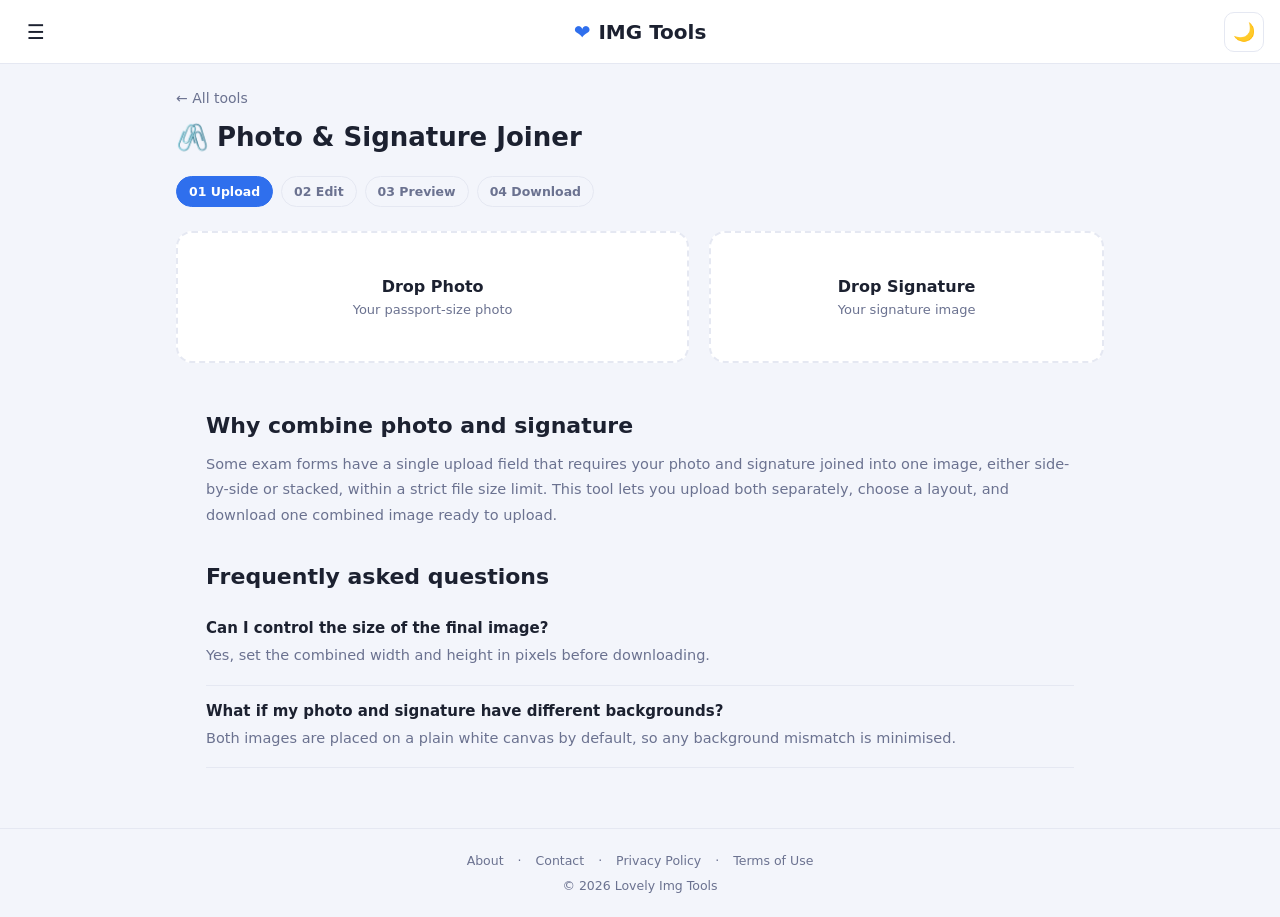
<file: tools/photo-signature.html>
<!DOCTYPE html>
<html lang="en">
<head>
<meta charset="UTF-8">
<meta name="viewport" content="width=device-width, initial-scale=1.0">
<title>Photo Signature Joiner Online Free — Lovely Img Tools</title>
<meta name="description" content="Combine your photo and signature into a single image for exam forms — free, fast, and works entirely in your browser.">
<link rel="canonical" href="https://lovelyimg.in/tools/photo-signature.html">
<meta name="robots" content="index, follow">
<link rel="stylesheet" href="../css/style.css">
</head>
<body data-theme="light">

<header class="topbar">
  <button class="icon-btn" id="menuBtn" aria-label="Menu">☰</button>
  <div class="logo"><span class="heart">❤</span>IMG Tools</div>
  <button class="theme-toggle" id="themeToggle" aria-label="Toggle dark mode">🌙</button>
</header>
<nav class="mobile-drawer" id="mobileDrawer">
  <a href="../index.html">Home</a>
  <a href="../index.html#tools">Tools</a>
  <a href="../pages/about.html">About</a>
  <a href="../pages/contact.html">Contact</a>
</nav>

<main class="tool-page">
  <a href="../index.html" class="back-link">← All tools</a>
  <h1 class="tool-title">🖇️ Photo & Signature Joiner</h1>

  <div class="stepper">
    <span class="step-pill active">01 Upload</span>
    <span class="step-pill">02 Edit</span>
    <span class="step-pill">03 Preview</span>
    <span class="step-pill">04 Download</span>
  </div>

  <div class="grid-2">
    <div class="dropzone" id="psPhotoDrop">
      <h4>Drop Photo</h4>
      <p>Your passport-size photo</p>
      <input type="file" id="psPhotoInput" accept="image/jpeg,image/png,image/webp">
    </div>
    <div class="dropzone" id="psSigDrop">
      <h4>Drop Signature</h4>
      <p>Your signature image</p>
      <input type="file" id="psSigInput" accept="image/jpeg,image/png,image/webp">
    </div>
  </div>

  <div id="psWorkArea"></div>

  <section class="content-section">
    <h2>Why combine photo and signature</h2>
    <p>Some exam forms have a single upload field that requires your photo and signature joined into one image, either side-by-side or stacked, within a strict file size limit. This tool lets you upload both separately, choose a layout, and download one combined image ready to upload.</p>
    <h2>Frequently asked questions</h2>
    <div class="faq-item"><h3>Can I control the size of the final image?</h3><p>Yes, set the combined width and height in pixels before downloading.</p></div>
    <div class="faq-item"><h3>What if my photo and signature have different backgrounds?</h3><p>Both images are placed on a plain white canvas by default, so any background mismatch is minimised.</p></div>
  </section>
</main>

<footer class="footer">
  <p style="margin-bottom:10px;">
    <a href="../pages/about.html" style="margin:0 10px;">About</a> ·
    <a href="../pages/contact.html" style="margin:0 10px;">Contact</a> ·
    <a href="../pages/privacy-policy.html" style="margin:0 10px;">Privacy Policy</a> ·
    <a href="../pages/terms.html" style="margin:0 10px;">Terms of Use</a>
  </p>
  <p>© 2026 Lovely Img Tools</p>
</footer>

<script src="../js/theme.js"></script>
<script src="../js/utils.js"></script>
<script src="photo-signature.js"></script>
</body>
</html>
</file>
<file: css/style.css>
:root{
  --bg:#f3f5fb;
  --card:#ffffff;
  --ink:#1c2130;
  --ink-soft:#6b7290;
  --line:#e5e8f2;
  --blue:#2f6fed;
  --radius:16px;
}
[data-theme="dark"]{
  --bg:#0e1224;
  --card:#171c33;
  --ink:#eef0fb;
  --ink-soft:#9aa0c2;
  --line:#2a3055;
}
*{box-sizing:border-box;margin:0;padding:0;}
body{
  font-family:'Segoe UI',system-ui,sans-serif;
  background:var(--bg);
  color:var(--ink);
  transition:background .3s, color .3s;
}
a{text-decoration:none;color:inherit;}
button{font-family:inherit;cursor:pointer;border:none;background:none;}

/* TOPBAR */
body{
  font-family:'Segoe UI',system-ui,sans-serif;
  background:var(--bg);
  color:var(--ink);
  transition:background .3s, color .3s;
  padding-top:64px; /* header ki height ke barabar - content ko header ke niche nahi chupne dega */
}

.topbar{
  display:flex;align-items:center;justify-content:space-between;
  padding:0 16px;height:64px;background:var(--card);border-bottom:1px solid var(--line);
  position:fixed;top:0;left:0;right:0;width:100%;z-index:500;
  box-sizing:border-box;
}
.mobile-drawer{
  display:none;flex-direction:column;background:var(--card);
  border-bottom:1px solid var(--line);
  position:fixed;top:64px;left:0;right:0;z-index:400;
  max-height:calc(100vh - 64px);overflow-y:auto;
}
.mobile-drawer.open{display:flex;}
.icon-btn{font-size:20px;color:var(--ink);width:40px;height:40px;border-radius:10px;}
.icon-btn:hover{background:var(--bg);}
.logo{display:flex;align-items:center;gap:8px;font-weight:800;font-size:20px;}
.logo .heart{color:var(--blue);}
.topbar-right{display:flex;align-items:center;gap:8px;}
.theme-toggle{font-size:18px;width:40px;height:40px;border-radius:10px;border:1px solid var(--line);background:var(--card);}

/* HERO */
.hero{padding:40px 20px 24px;text-align:center;}
.hero h1{font-size:clamp(24px,5vw,36px);font-weight:800;line-height:1.25;margin-bottom:12px;}
.hero p{color:var(--ink-soft);font-size:15px;margin-bottom:26px;}
.filter-tabs{display:flex;gap:10px;flex-wrap:wrap;justify-content:center;}
.tab{
  padding:12px 22px;border-radius:30px;border:1.5px solid var(--line);
  background:var(--card);font-weight:600;font-size:14.5px;color:var(--ink);
  transition:all .2s;
}
.tab.active{background:var(--ink);color:#fff;border-color:var(--ink);}
[data-theme="dark"] .tab.active{background:var(--blue);border-color:var(--blue);}

/* TOOL LIST */
.tool-list{max-width:640px;margin:0 auto;padding:20px 16px 60px;display:flex;flex-direction:column;gap:16px;}
.tool-row{
  display:flex;align-items:center;gap:16px;background:var(--card);
  border:1px solid var(--line);border-radius:var(--radius);padding:20px;
  transition:transform .2s, box-shadow .2s;
}
.tool-row:hover{transform:translateY(-3px);box-shadow:0 14px 30px -14px rgba(20,25,60,.25);}
.tool-icon{
  width:52px;height:52px;border-radius:12px;flex-shrink:0;
  display:flex;align-items:center;justify-content:center;font-size:24px;
}
.icon-green{background:#e3f6ea;}
.icon-orange{background:#fdecd8;}
.icon-blue{background:#dbeafe;}
.icon-red{background:#fde2e1;}
.tool-text h3{font-size:17px;font-weight:700;margin-bottom:4px;}
.tool-text p{font-size:13.5px;color:var(--ink-soft);line-height:1.5;}
.chevron{font-size:22px;color:var(--ink-soft);}

.footer{text-align:center;padding:24px;color:var(--ink-soft);font-size:12.5px;border-top:1px solid var(--line);}

/* ===== SHARED TOOL PAGE STYLES ===== */
.tool-page{max-width:960px;margin:0 auto;padding:24px 16px 60px;}
.back-link{display:inline-flex;align-items:center;gap:6px;color:var(--ink-soft);font-size:14px;margin-bottom:16px;}
.tool-title{font-size:26px;font-weight:800;margin-bottom:24px;}

.stepper{display:flex;gap:8px;flex-wrap:wrap;margin-bottom:24px;}
.step-pill{font-size:12.5px;font-weight:600;color:var(--ink-soft);padding:7px 12px;border-radius:20px;border:1px solid var(--line);}
.step-pill.active{color:#fff;background:var(--blue);border-color:var(--blue);}

.dropzone{
  border:2px dashed var(--line);border-radius:16px;padding:44px 20px;text-align:center;
  cursor:pointer;transition:border-color .2s, background .2s;background:var(--card);
}
.dropzone.drag{border-color:var(--blue);background:#eaf1ff;}
.dropzone h4{font-size:16px;margin-bottom:6px;}
.dropzone p{font-size:13px;color:var(--ink-soft);}
.dropzone input{display:none;}

.grid-2{display:grid;grid-template-columns:1.3fr 1fr;gap:20px;margin-top:20px;}
@media(max-width:700px){.grid-2{grid-template-columns:1fr;}}

.panel{background:var(--card);border:1px solid var(--line);border-radius:14px;padding:18px;margin-bottom:14px;}
.field-label{font-size:12.5px;font-weight:700;color:var(--ink-soft);margin-bottom:8px;display:block;}
input[type=range]{width:100%;accent-color:var(--blue);}
.mono-tag{font-family:monospace;font-size:12px;background:#eaf1ff;color:var(--blue);padding:2px 8px;border-radius:6px;}

.chip-row{display:flex;gap:8px;flex-wrap:wrap;}
.chip{padding:9px 14px;border-radius:9px;border:1px solid var(--line);background:var(--card);font-size:13px;font-weight:600;color:var(--ink-soft);}
.chip.active,.chip:hover{border-color:var(--blue);color:var(--blue);}

.icon-round{width:38px;height:38px;border-radius:9px;border:1px solid var(--line);background:var(--card);font-size:15px;color:var(--ink-soft);}
.icon-round:hover{border-color:var(--blue);color:var(--blue);}

.stat-row{display:flex;justify-content:space-between;font-size:13.5px;padding:8px 0;border-bottom:1px solid var(--line);}
.stat-row:last-child{border-bottom:none;}
.stat-row .v{font-family:monospace;font-weight:700;}
.stat-row .v.good{color:#1f9d6b;}

.preview-stage{
  background:var(--card);border:1px solid var(--line);border-radius:12px;min-height:220px;
  display:flex;align-items:center;justify-content:center;overflow:hidden;
}
.preview-stage img,.preview-stage canvas{max-width:100%;max-height:340px;}

.crop-stage-wrap{position:relative;background:#000;border-radius:12px;overflow:hidden;touch-action:none;}
.crop-stage-wrap img{display:block;width:100%;pointer-events:none;}
.crop-box{position:absolute;border:2px solid #f5a524;box-shadow:0 0 0 4000px rgba(0,0,0,.5);cursor:move;}
.crop-handle{position:absolute;width:14px;height:14px;background:#f5a524;border-radius:3px;}
.crop-handle.nw{top:-7px;left:-7px;cursor:nwse-resize;}
.crop-handle.ne{top:-7px;right:-7px;cursor:nesw-resize;}
.crop-handle.sw{bottom:-7px;left:-7px;cursor:nesw-resize;}
.crop-handle.se{bottom:-7px;right:-7px;cursor:nwse-resize;}

.file-item{display:flex;align-items:center;gap:12px;background:var(--card);border:1px solid var(--line);border-radius:10px;padding:10px;margin-bottom:10px;cursor:grab;}
.file-thumb{width:50px;height:50px;border-radius:7px;object-fit:cover;background:#000;}
.file-name{font-size:13px;font-weight:600;flex:1;overflow:hidden;text-overflow:ellipsis;white-space:nowrap;}
.file-meta{font-size:11px;color:var(--ink-soft);font-family:monospace;}

.text-input{width:100%;padding:10px 12px;border-radius:9px;border:1px solid var(--line);background:var(--bg);color:var(--ink);font-size:14px;}
.color-swatch{width:32px;height:32px;border-radius:8px;border:2px solid transparent;cursor:pointer;}
.color-swatch.active{border-color:var(--blue);}

.btn-primary{background:var(--blue);color:#fff;padding:12px 22px;border-radius:10px;font-weight:700;font-size:14.5px;}
.btn-secondary{background:var(--card);color:var(--ink);padding:12px 22px;border-radius:10px;font-weight:700;font-size:14.5px;border:1.5px solid var(--line);}
.download-bar{display:flex;gap:10px;margin-top:16px;flex-wrap:wrap;}
.note{font-size:12.5px;background:#e3f6ea;color:#1f9d6b;padding:10px 14px;border-radius:9px;margin-top:14px;}
.error-note{background:#fde2e1;color:#e0524a;}
.mobile-drawer{
  display:none;flex-direction:column;background:var(--card);
  border-bottom:1px solid var(--line);
}
.mobile-drawer.open{display:flex;}
.mobile-drawer a{
  padding:16px 20px;font-weight:600;font-size:15px;color:var(--ink);
  border-bottom:1px solid var(--line);
}
.mobile-drawer a:last-child{border-bottom:none;}
.mobile-drawer a:hover{background:var(--bg);}
.content-section{max-width:900px;margin:50px auto 0;padding:0 16px;}
.content-section h2{font-size:22px;font-weight:800;margin-bottom:14px;margin-top:36px;}
.content-section h2:first-child{margin-top:0;}
.content-section p{font-size:14.5px;line-height:1.75;color:var(--ink-soft);margin-bottom:14px;}
.content-section ul,.content-section ol{margin:0 0 14px 20px;color:var(--ink-soft);font-size:14.5px;line-height:1.8;}
.spec-table{width:100%;border-collapse:collapse;margin:16px 0;font-size:13.5px;}
.spec-table th,.spec-table td{border:1px solid var(--line);padding:10px 12px;text-align:left;}
.spec-table th{background:var(--card);font-weight:700;}
.faq-item{border-bottom:1px solid var(--line);padding:16px 0;}
.faq-item h3{font-size:15px;font-weight:700;margin-bottom:6px;}
.faq-item p{margin-bottom:0;}
[id$="StageContainer"]{overflow:auto;border-radius:12px;max-height:420px;}
.grid-2{align-items:start;}
@media(max-width:480px){
  .tool-title{font-size:21px;}
  .topbar{padding:0 12px;}
  .logo{font-size:16px;}
  .download-bar{flex-direction:column;}
  .download-bar .btn-primary,.download-bar .btn-secondary{width:100%;text-align:center;}
  .chip-row{gap:6px;}
  .chip{padding:8px 11px;font-size:12px;}
  .spec-table{font-size:12px;}
  .spec-table th,.spec-table td{padding:6px 8px;}
}
</file>
